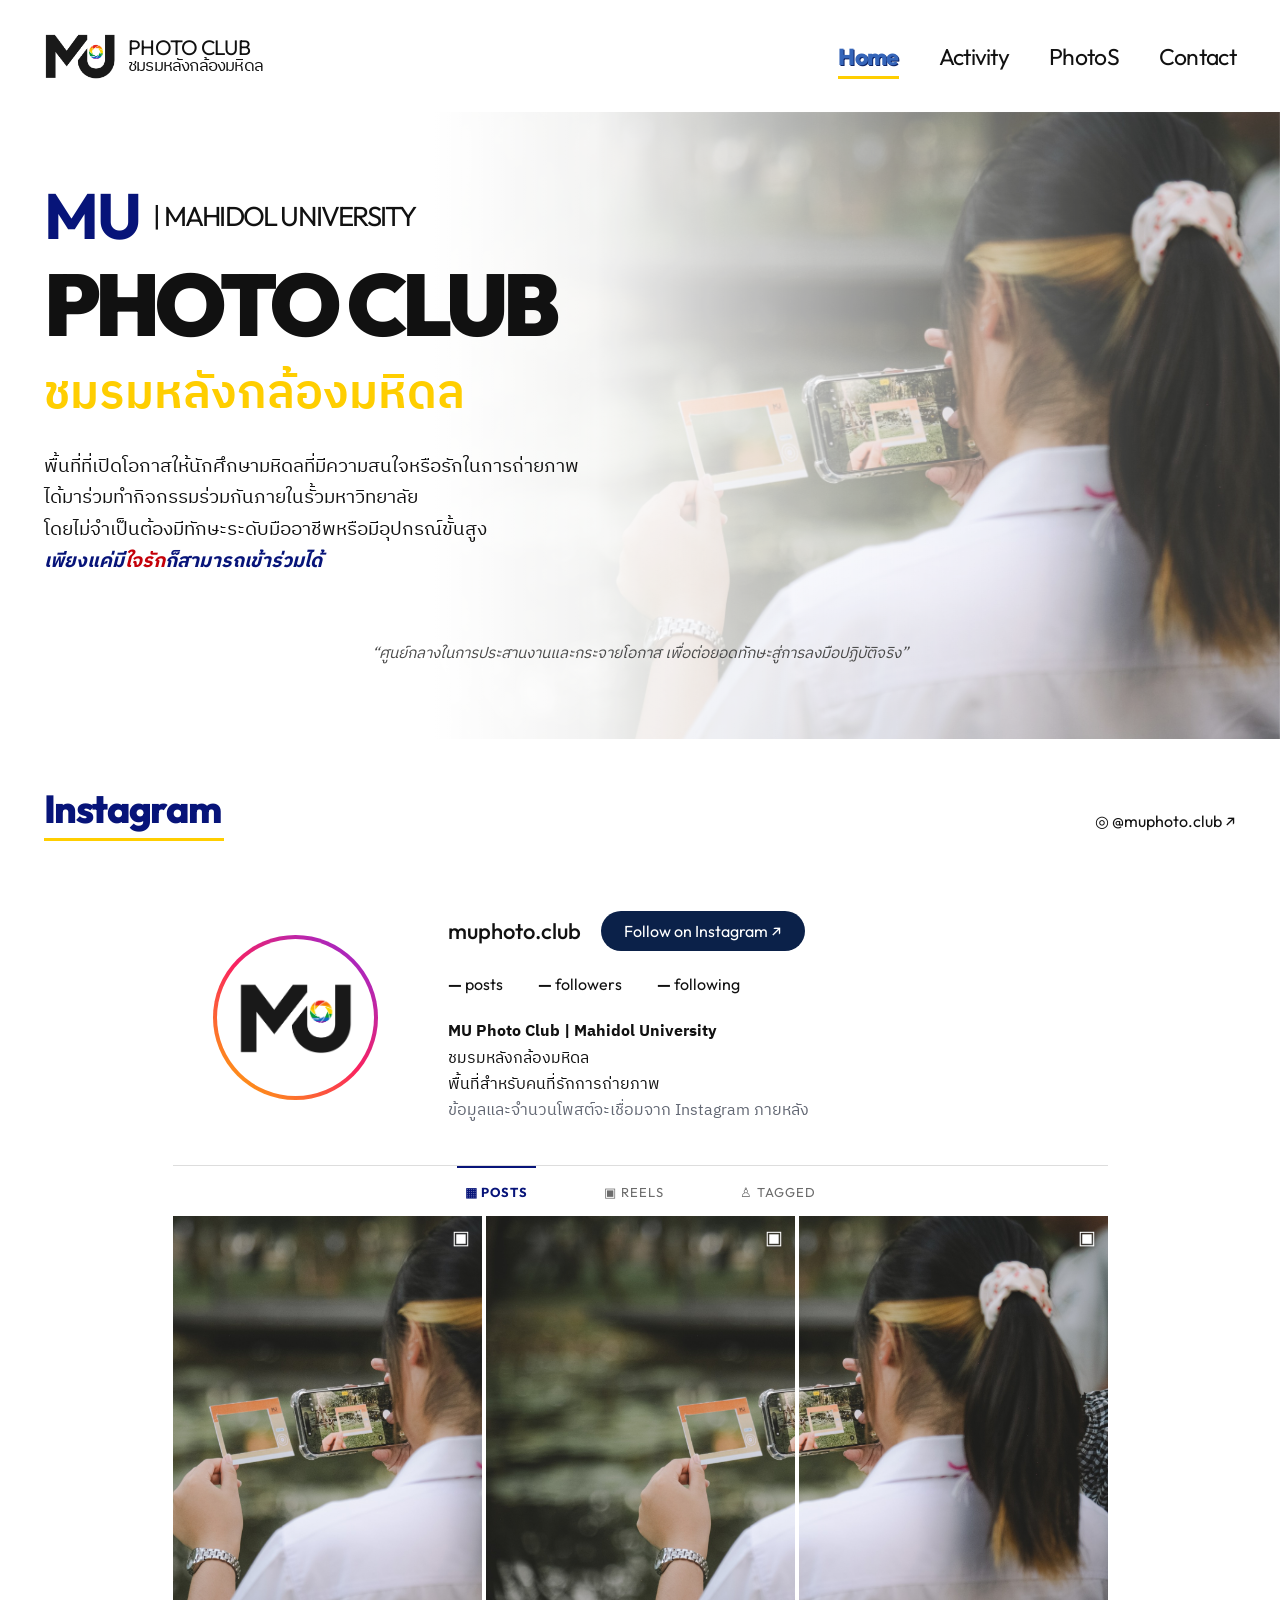
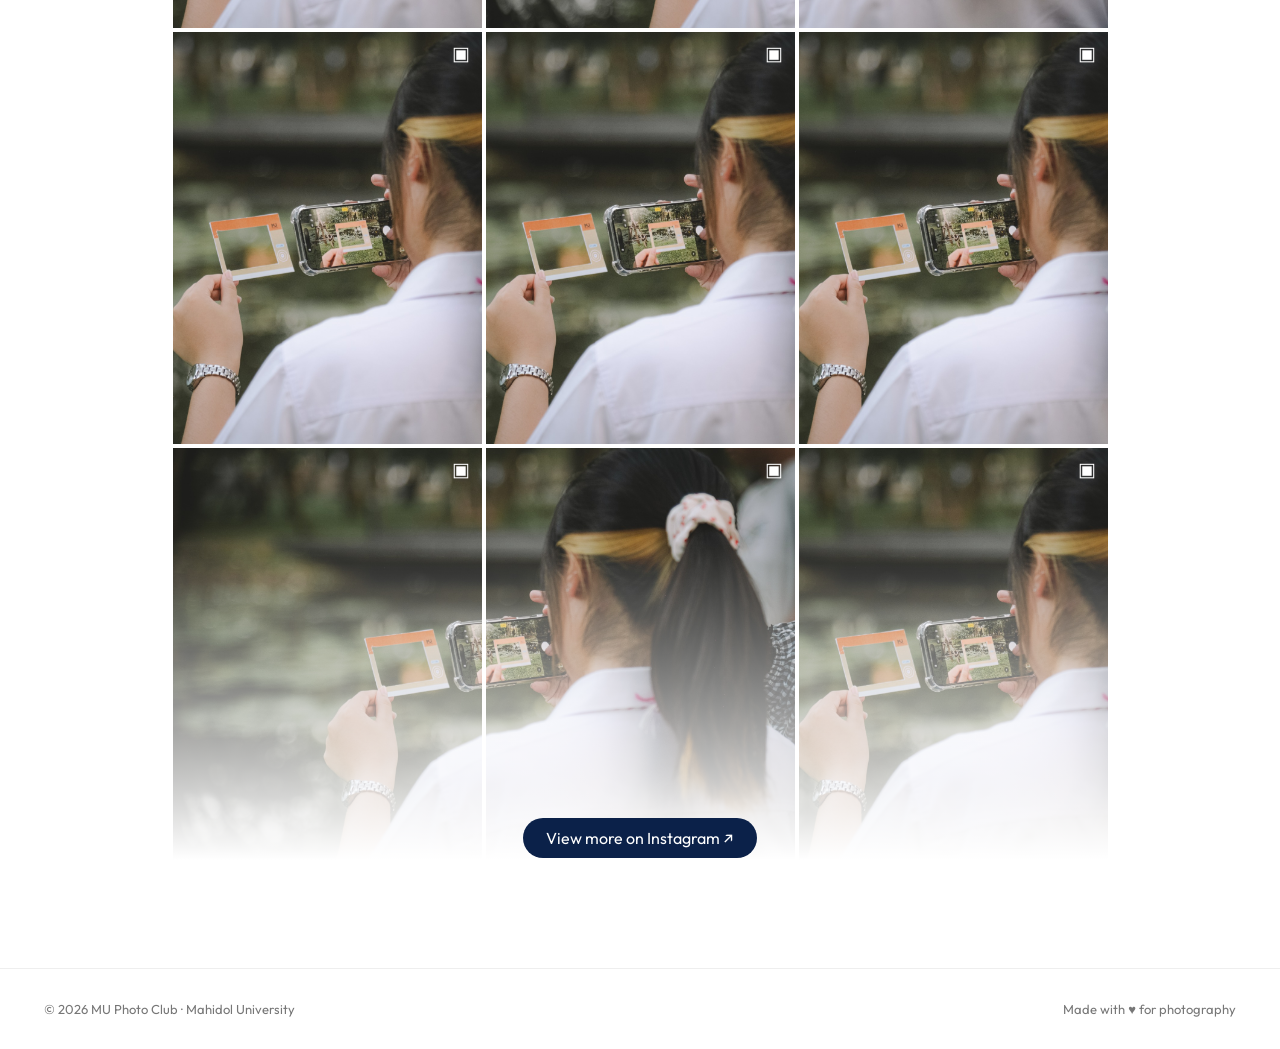
<file: index.html>
<!doctype html><html lang="th"><head><meta charset="utf-8"><meta name="viewport" content="width=device-width,initial-scale=1"><meta name="theme-color" content="#ffffff"><meta name="description" content="MU Photo Club — ชมรมหลังกล้องมหิดล"><title>Home | MU Photo Club</title><link rel="stylesheet" href="/css/style.css"></head><body data-page="home"><div id="site-header"></div><main id="app"></main><div id="site-footer"></div><script type="module" src="/js/main.js"></script></body></html>
</file>
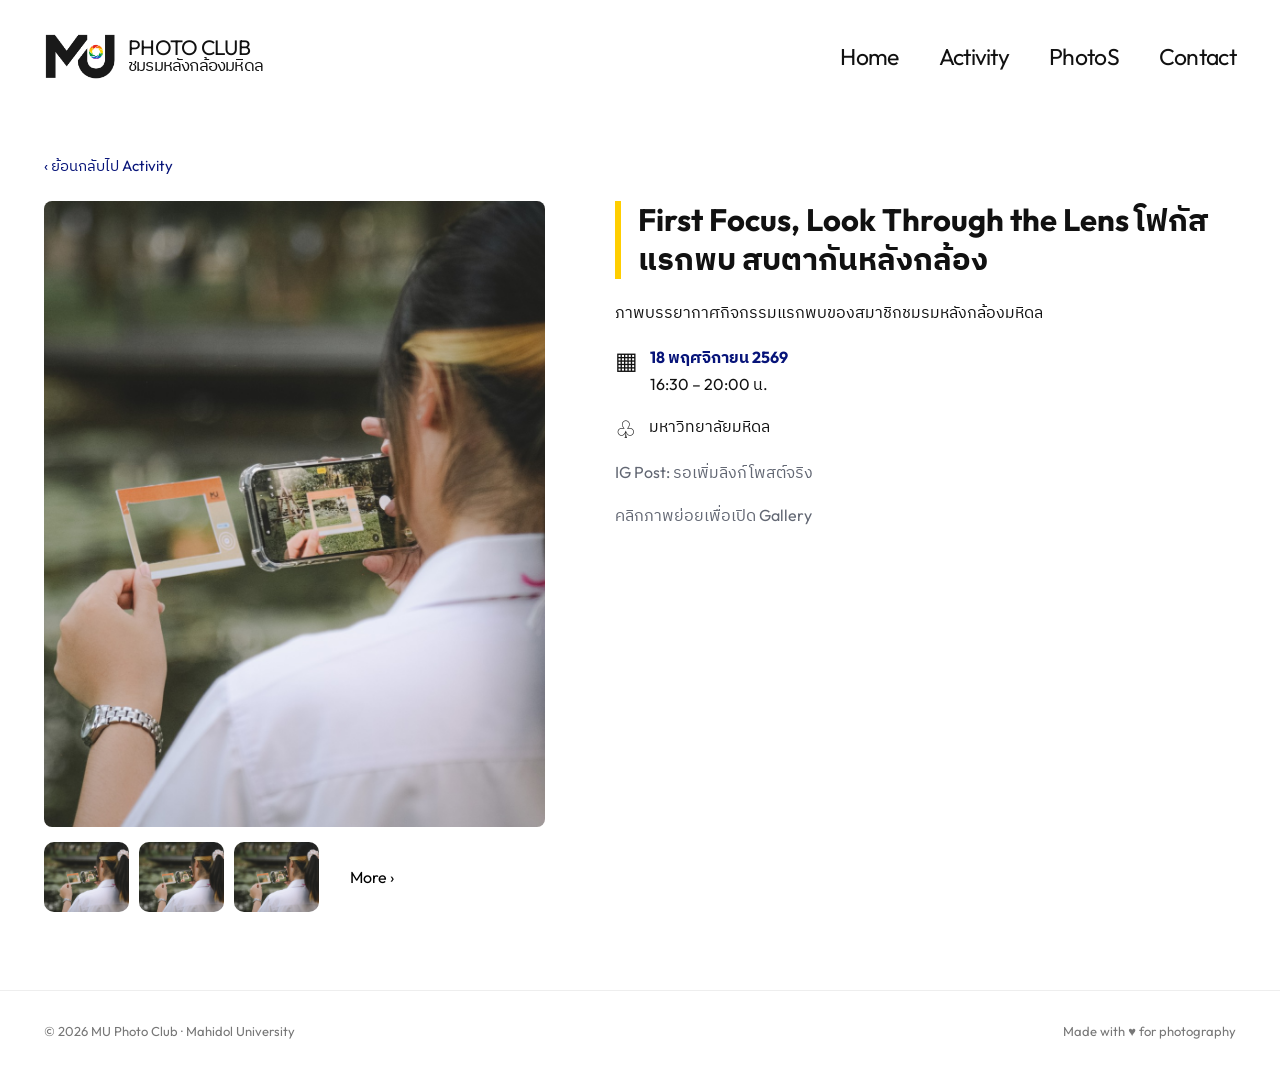
<file: activity-detail.html>
<!doctype html><html lang="th"><head><meta charset="utf-8"><meta name="viewport" content="width=device-width,initial-scale=1"><meta name="theme-color" content="#ffffff"><meta name="description" content="MU Photo Club — ชมรมหลังกล้องมหิดล"><title>Activity Detail | MU Photo Club</title><link rel="stylesheet" href="/css/style.css"></head><body data-page="activity-detail"><div id="site-header"></div><main id="app"></main><div id="site-footer"></div><script type="module" src="/js/main.js"></script></body></html>
</file>
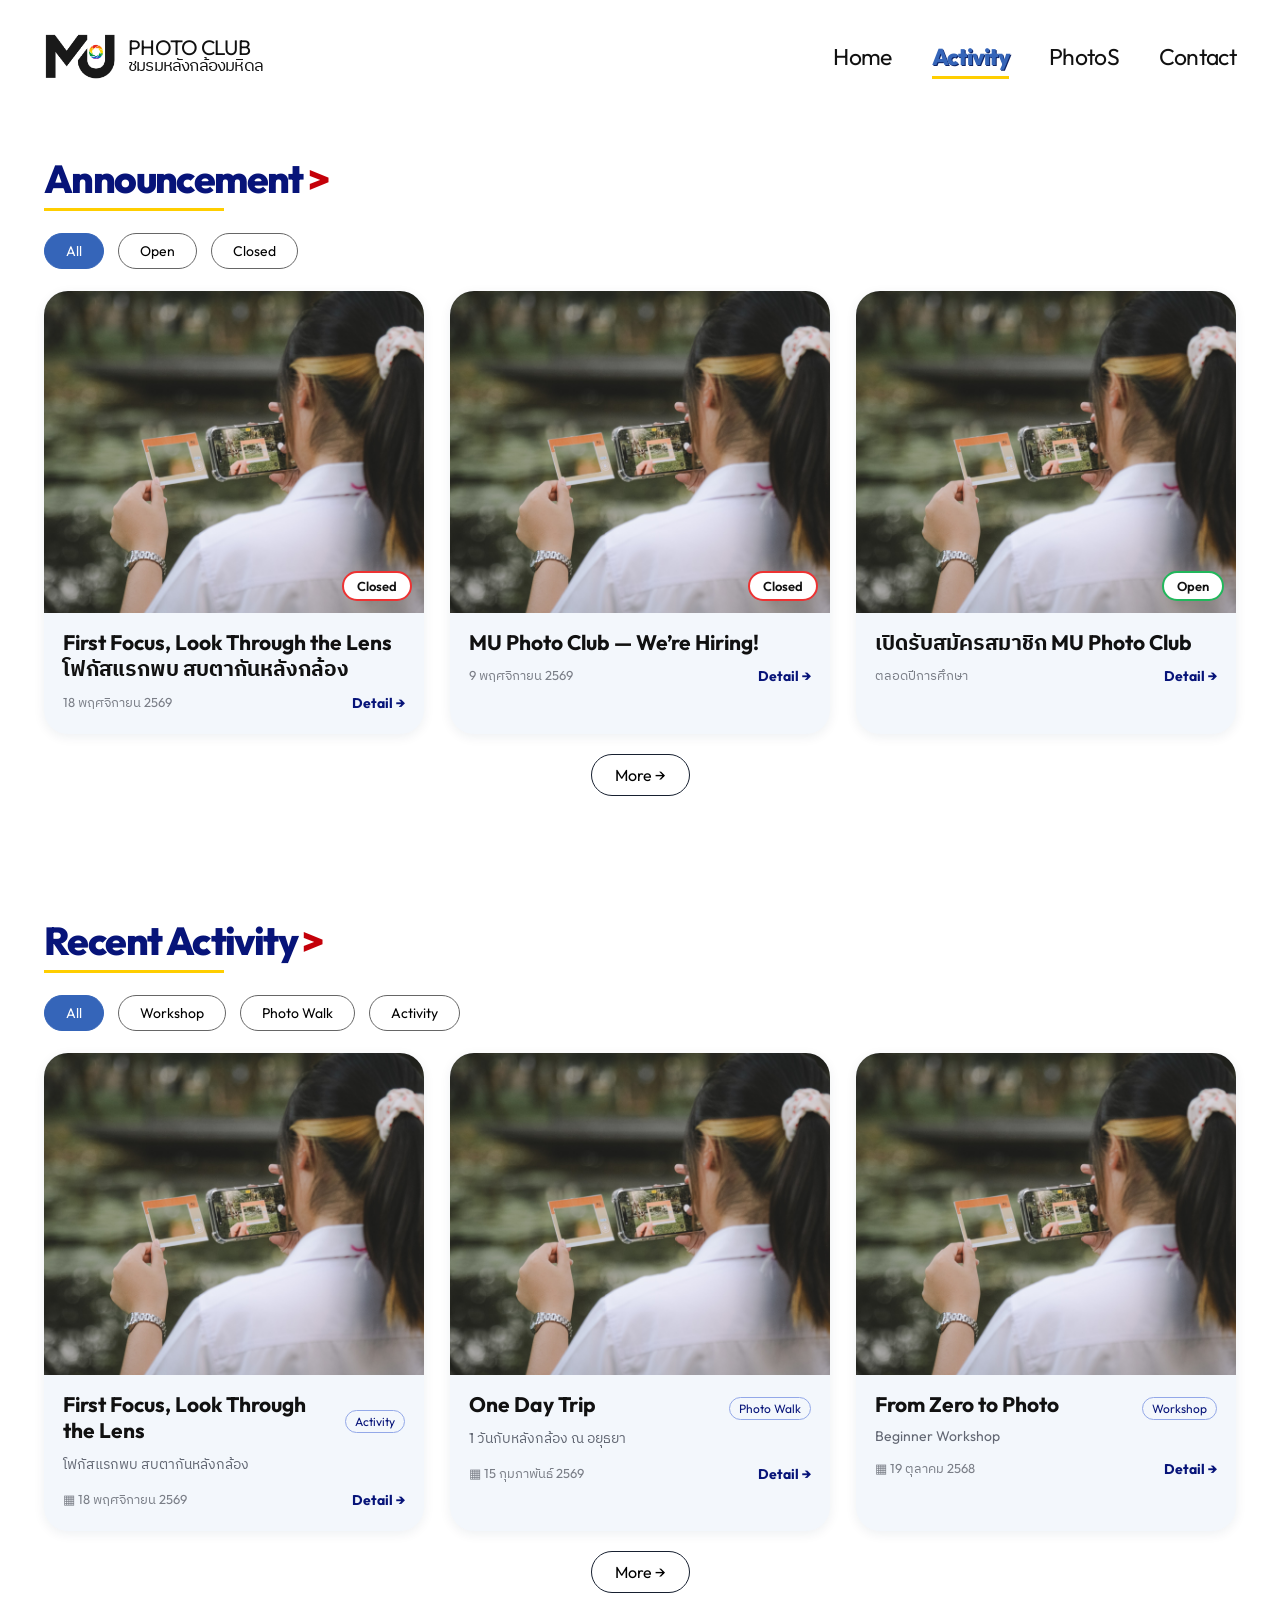
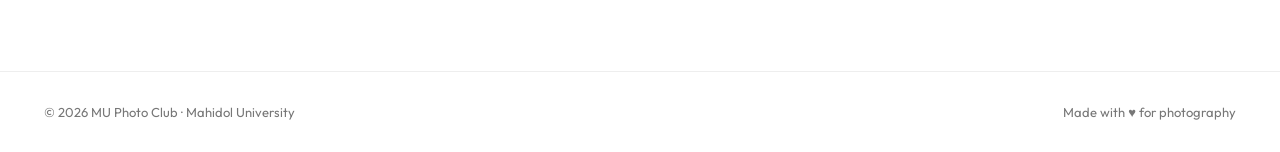
<file: activity.html>
<!doctype html><html lang="th"><head><meta charset="utf-8"><meta name="viewport" content="width=device-width,initial-scale=1"><meta name="theme-color" content="#ffffff"><meta name="description" content="MU Photo Club — ชมรมหลังกล้องมหิดล"><title>Activity | MU Photo Club</title><link rel="stylesheet" href="/css/style.css"></head><body data-page="activity"><div id="site-header"></div><main id="app"></main><div id="site-footer"></div><script type="module" src="/js/main.js"></script></body></html>
</file>
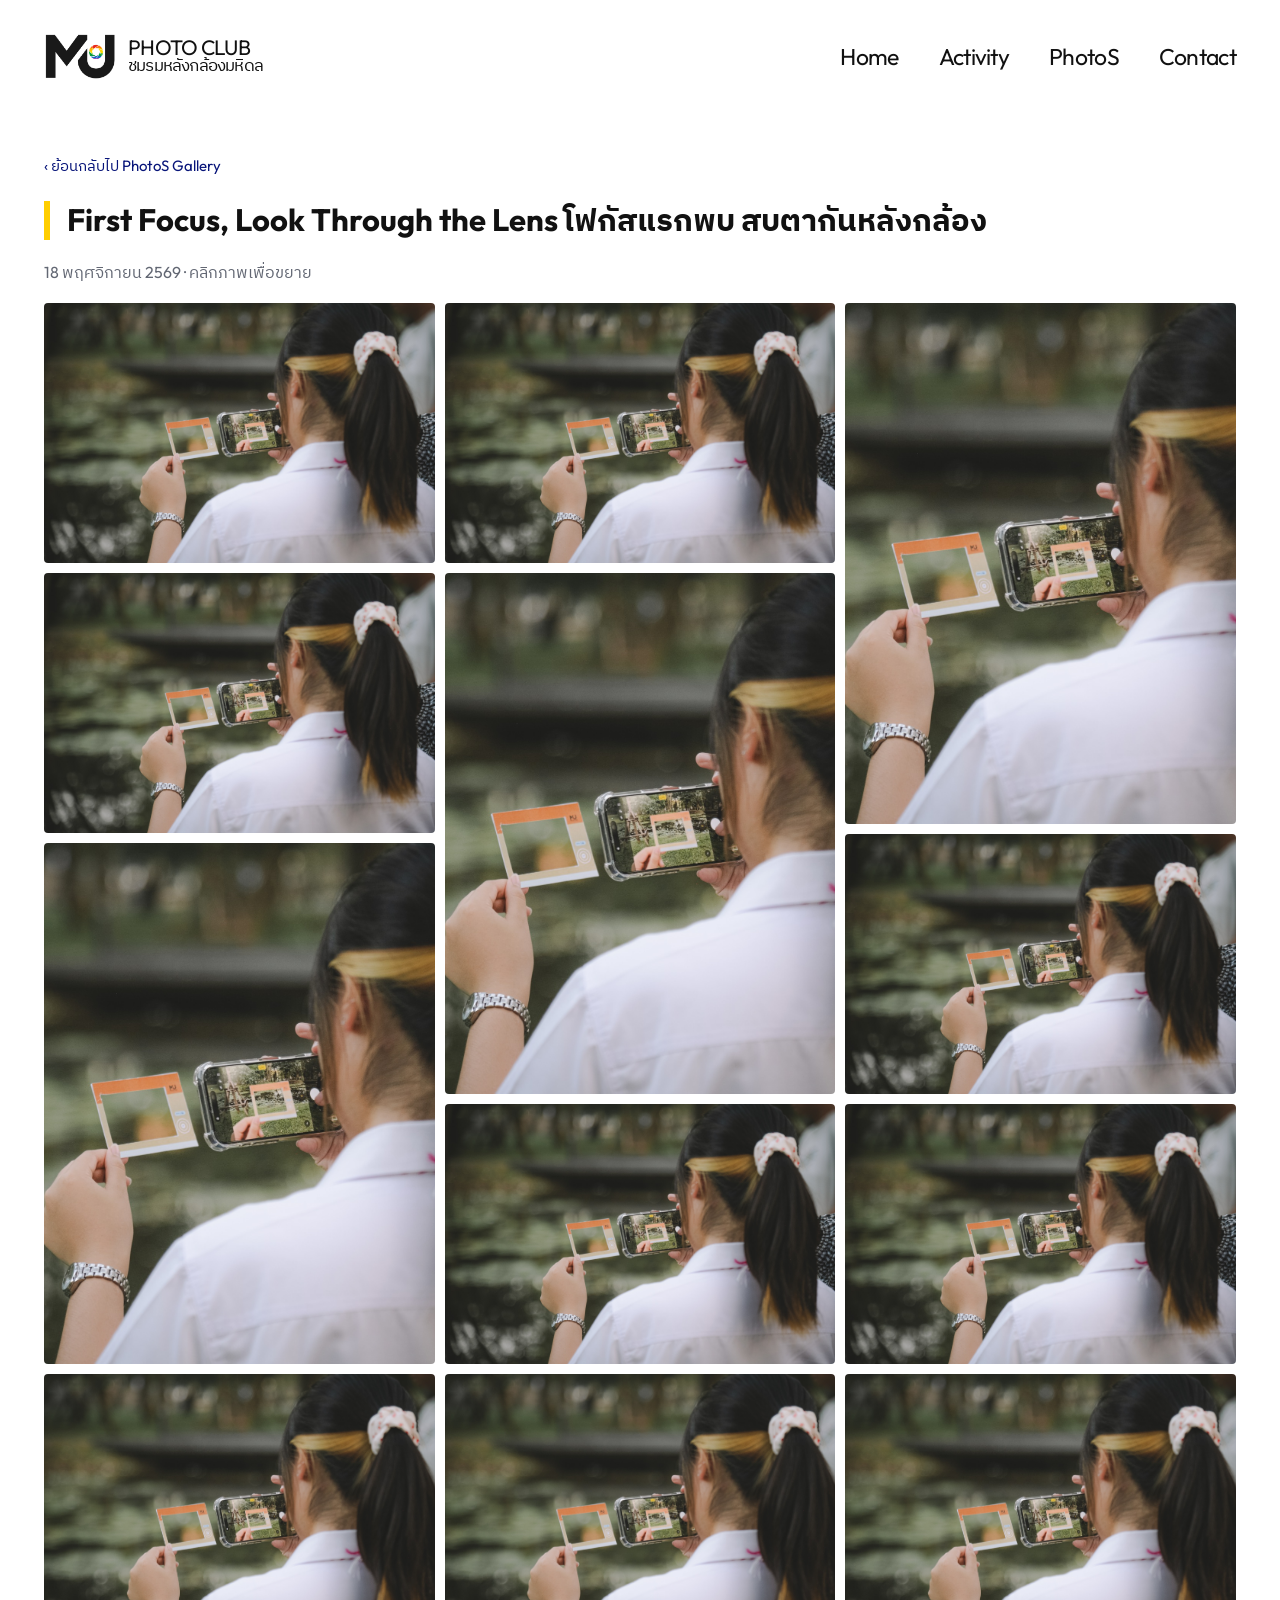
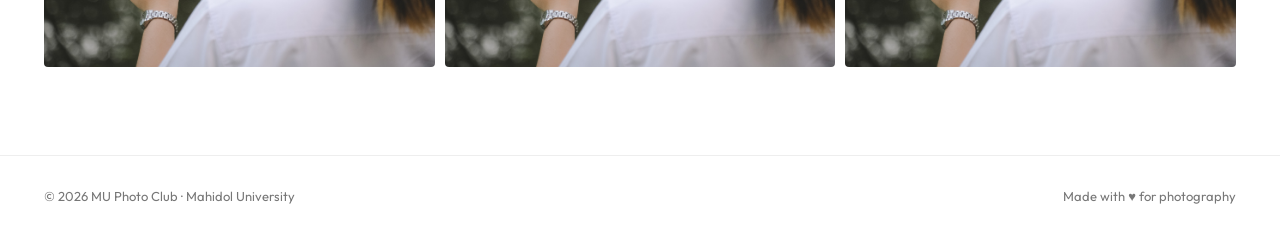
<file: album.html>
<!doctype html><html lang="th"><head><meta charset="utf-8"><meta name="viewport" content="width=device-width,initial-scale=1"><meta name="theme-color" content="#ffffff"><meta name="description" content="MU Photo Club — ชมรมหลังกล้องมหิดล"><title>PhotoS Album | MU Photo Club</title><link rel="stylesheet" href="/css/style.css"></head><body data-page="album"><div id="site-header"></div><main id="app"></main><div id="site-footer"></div><script type="module" src="/js/main.js"></script></body></html>
</file>
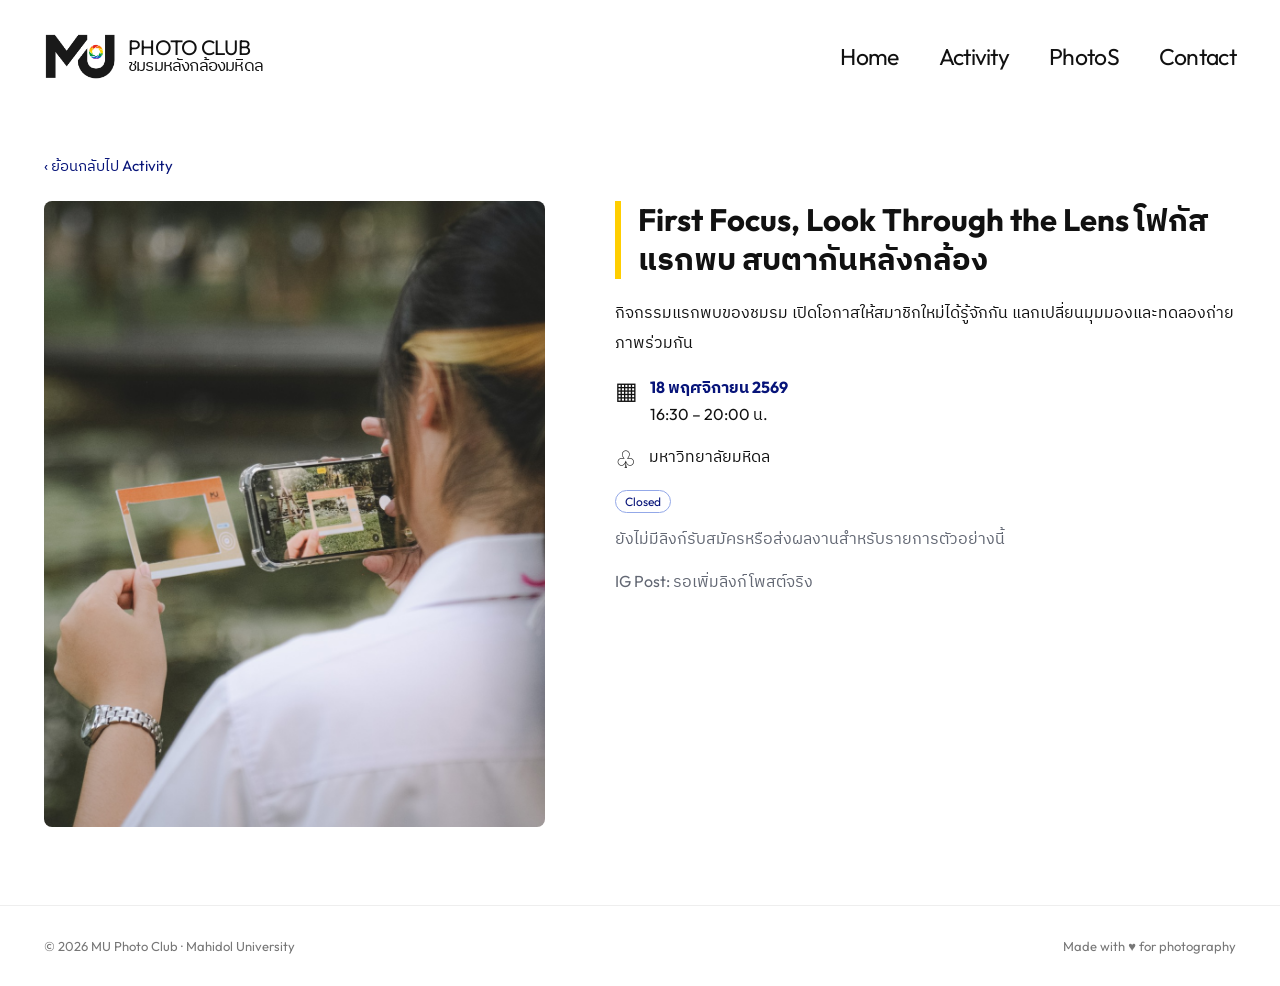
<file: announcement-detail.html>
<!doctype html><html lang="th"><head><meta charset="utf-8"><meta name="viewport" content="width=device-width,initial-scale=1"><meta name="theme-color" content="#ffffff"><meta name="description" content="MU Photo Club — ชมรมหลังกล้องมหิดล"><title>Announcement | MU Photo Club</title><link rel="stylesheet" href="/css/style.css"></head><body data-page="announcement-detail"><div id="site-header"></div><main id="app"></main><div id="site-footer"></div><script type="module" src="/js/main.js"></script></body></html>
</file>
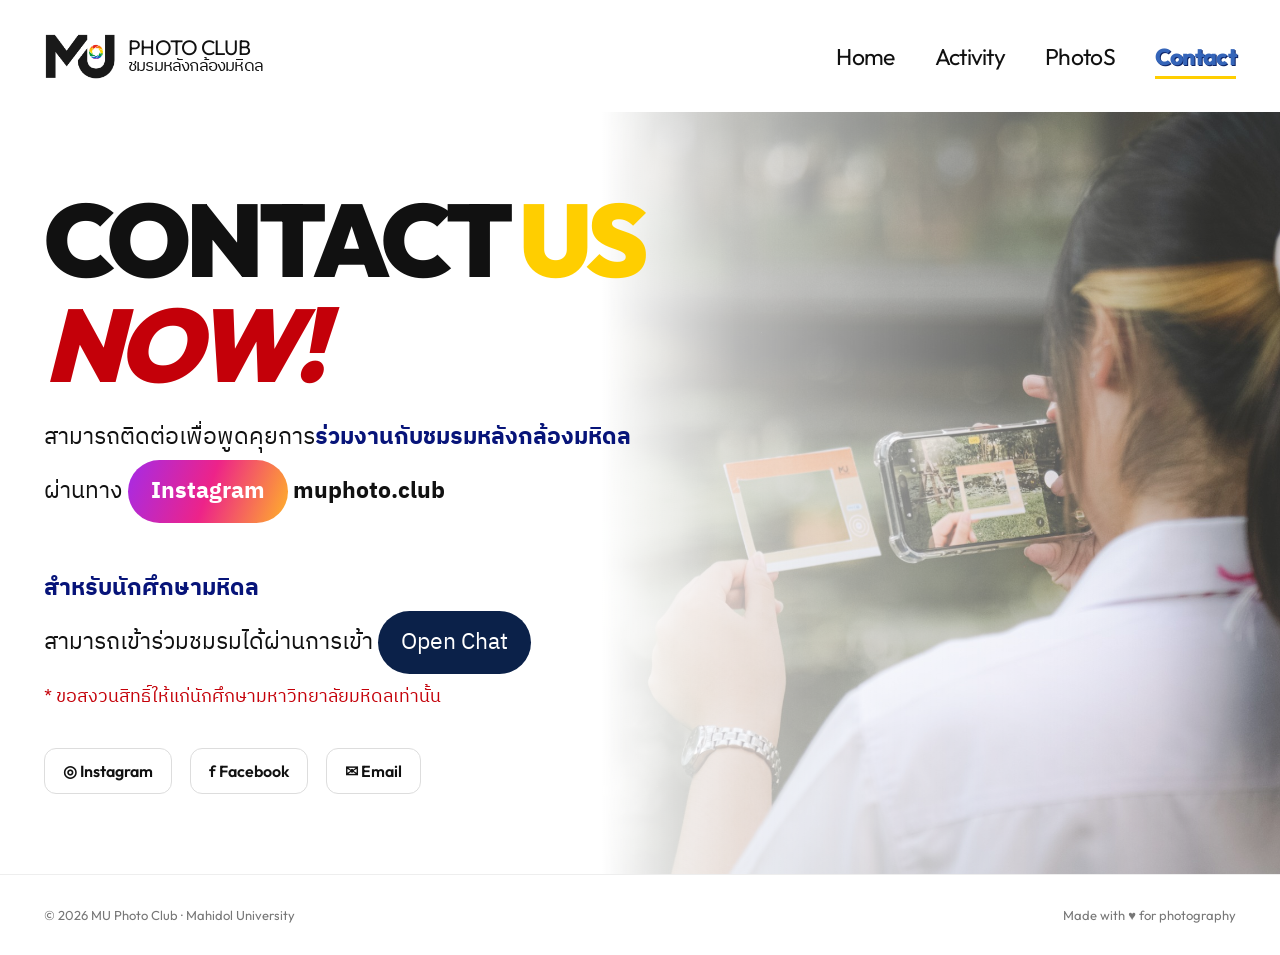
<file: contact.html>
<!doctype html><html lang="th"><head><meta charset="utf-8"><meta name="viewport" content="width=device-width,initial-scale=1"><meta name="theme-color" content="#ffffff"><meta name="description" content="MU Photo Club — ชมรมหลังกล้องมหิดล"><title>Contact | MU Photo Club</title><link rel="stylesheet" href="/css/style.css"></head><body data-page="contact"><div id="site-header"></div><main id="app"></main><div id="site-footer"></div><script type="module" src="/js/main.js"></script></body></html>
</file>
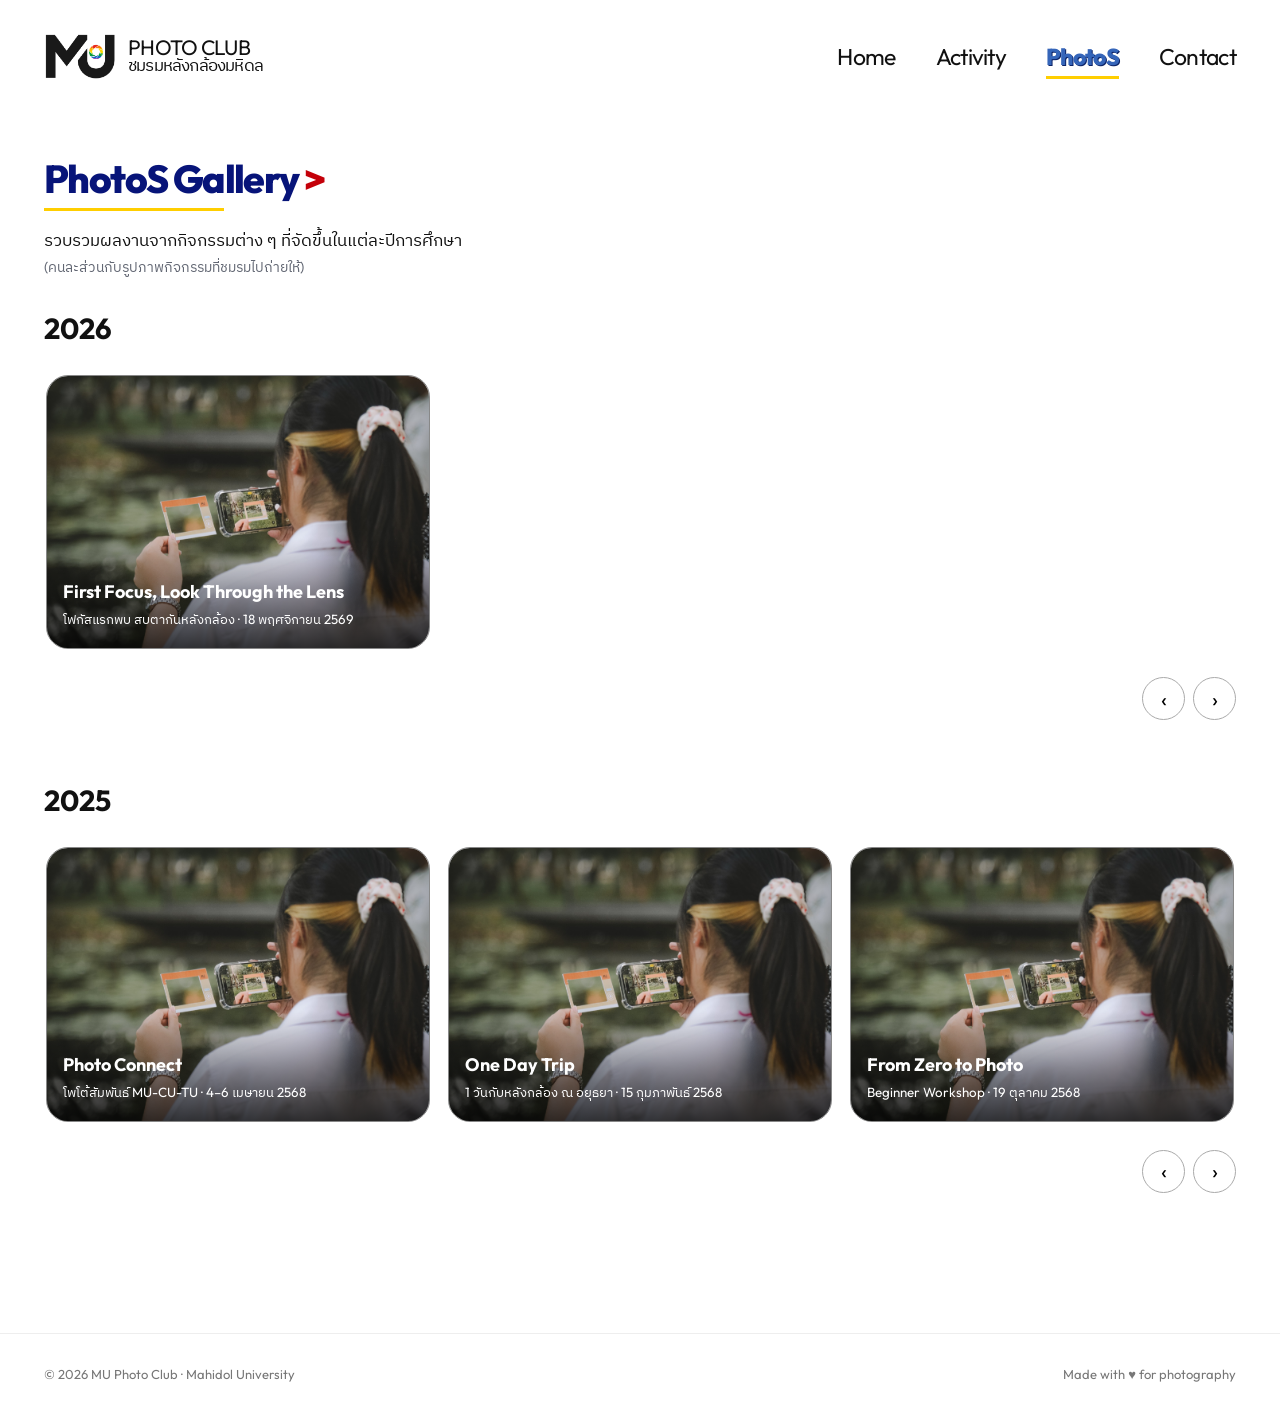
<file: photos.html>
<!doctype html><html lang="th"><head><meta charset="utf-8"><meta name="viewport" content="width=device-width,initial-scale=1"><meta name="theme-color" content="#ffffff"><meta name="description" content="MU Photo Club — ชมรมหลังกล้องมหิดล"><title>PhotoS | MU Photo Club</title><link rel="stylesheet" href="/css/style.css"></head><body data-page="photos"><div id="site-header"></div><main id="app"></main><div id="site-footer"></div><script type="module" src="/js/main.js"></script></body></html>
</file>
<file: css/style.css>
@import url('https://fonts.googleapis.com/css2?family=IBM+Plex+Sans+Thai:wght@300;400;500;600;700&family=Outfit:wght@300;400;500;600;700;800;900&display=swap');
:root{--navy:#071479;--blue:#3565b9;--yellow:#ffce00;--red:#c40009;--ink:#111;--muted:#626773;--line:#e6e9ee;--soft:#f3f7fc}*{box-sizing:border-box}html{scroll-behavior:smooth}body{margin:0;background:white;color:var(--ink);font-family:Outfit,'IBM Plex Sans Thai',sans-serif}button,a{font:inherit}a{color:inherit;text-decoration:none}button{cursor:pointer}img{display:block;max-width:100%}.container{width:min(1320px,calc(100% - 88px));margin:auto}.header{height:112px;display:flex;align-items:center;justify-content:space-between;position:relative;z-index:10}.brand{display:flex;align-items:center;gap:12px}.brand img{width:72px;height:66px;object-fit:contain}.brand-words{font-size:21px;line-height:1.02;letter-spacing:-.7px}.brand-words small{font-family:'IBM Plex Sans Thai';display:block;font-size:17px;letter-spacing:-.8px}.nav{display:flex;gap:40px;align-items:center}.nav a{font-size:23px;position:relative;letter-spacing:-.7px}.nav a.active{color:var(--blue);font-weight:800;text-shadow:1px 1px #0d2366}.nav a.active:after{content:'';position:absolute;bottom:-8px;left:0;right:0;height:3px;background:var(--yellow)}.menu-toggle{display:none;background:none;border:0;font-size:26px}.section-title{font-size:39px;letter-spacing:-1.6px;font-weight:800;color:var(--navy);margin:0 0 16px}.section-title:after{content:'';display:block;width:180px;height:3px;background:var(--yellow);margin-top:5px}.section-title .arrow{color:var(--red)}.intro{font-size:17px;margin:0 0 30px}.muted{color:var(--muted)}.section{padding:42px 0 78px}.chip-row{display:flex;gap:14px;flex-wrap:wrap;margin:22px 0}.chip{border:1px solid #666;background:#fff;padding:8px 21px;border-radius:99px;font-size:14px}.chip.active{background:var(--blue);color:white;border-color:var(--blue)}.card-grid{display:grid;grid-template-columns:repeat(3,minmax(0,1fr));gap:26px}.card{border-radius:24px;overflow:hidden;background:var(--soft);box-shadow:0 3px 12px #0a244012;transition:transform .25s,box-shadow .25s}.card:hover{transform:translateY(-5px);box-shadow:0 12px 30px #0a24401d}.card-media{aspect-ratio:1.18;overflow:hidden;position:relative;background:#d9ecf8}.card-media img{width:100%;height:100%;object-fit:cover}.card-content{padding:16px 19px 20px}.card-title{font-size:21px;font-weight:700;line-height:1.25;margin:0 0 10px}.card-meta{display:flex;justify-content:space-between;align-items:center;gap:8px}.tag{font-size:12px;color:var(--navy);border:1px solid #93a8e8;border-radius:20px;padding:3px 9px;white-space:nowrap}.date{font-size:13px;color:#7a7e87}.detail-link{color:var(--navy);font-weight:700;font-size:14px}.status{position:absolute;bottom:12px;right:12px;border:2px solid;padding:5px 13px;border-radius:99px;background:white;font-size:13px;font-weight:600}.status.open{border-color:#21b75b}.status.closed{border-color:#ed3232}.btn{border:1px solid #172030;border-radius:999px;padding:10px 23px;background:white;display:inline-flex;align-items:center;justify-content:center;gap:9px;transition:.2s}.btn:hover{background:var(--navy);color:#fff}.btn.navy{background:#0b2149;color:white;border:0}.btn.navy:hover{background:var(--blue)}.btn.gradient{background:linear-gradient(110deg,#a52be7,#ed2389,#ffb328);border:0;color:white;font-weight:700}.back{display:inline-block;color:var(--navy);font-size:15px;margin-bottom:22px}.detail-layout{display:grid;grid-template-columns:42% 1fr;gap:70px;align-items:start}.detail-image{width:100%;aspect-ratio:4/5;object-fit:cover;border-radius:8px}.detail-heading{font-size:31px;line-height:1.25;margin:0 0 20px;border-left:6px solid var(--yellow);padding-left:17px}.detail-copy{line-height:1.9;font-family:'IBM Plex Sans Thai';font-size:16px}.info-line{display:flex;gap:12px;align-items:flex-start;margin:15px 0}.info-line strong{color:var(--navy)}.info-icon{font-size:24px}.hero{min-height:670px;position:relative;display:flex;align-items:center;overflow:hidden}.hero:before{content:'';position:absolute;inset:0 0 0 37%;background-image:linear-gradient(90deg,white 0%,#ffffffd8 18%,#ffffff30 65%),url('../assets/sample.jpg');background-size:cover;background-position:center 48%;opacity:.94}.hero-inner{position:relative;z-index:1;width:100%}.hero-kicker{display:flex;align-items:center;gap:20px;font-size:36px;letter-spacing:-1.8px}.hero-kicker b{color:var(--navy);font-size:72px}.hero h1{font-size:clamp(62px,8.1vw,126px);line-height:.95;letter-spacing:-6px;margin:7px 0 10px;font-weight:900}.hero h2{font-size:clamp(30px,4vw,60px);color:var(--yellow);margin:0 0 24px;font-weight:600}.hero p{font-family:'IBM Plex Sans Thai';font-size:clamp(16px,1.7vw,23px);line-height:1.75;max-width:780px;margin:0}.hero .emphasis{color:var(--navy);font-weight:700;font-style:italic}.hero .emphasis span{color:var(--red)}.hero-quote{font-style:italic;text-align:center;margin-top:62px;color:#4a4a4a}.ig-section{padding:60px 0 110px}.ig-heading{display:flex;align-items:center;justify-content:space-between;gap:16px}.ig-wrap{width:min(935px,100%);margin:20px auto 0}.ig-profile{display:grid;grid-template-columns:220px 1fr;gap:38px;padding:28px 0 38px}.ig-avatar{width:165px;height:165px;border-radius:50%;border:4px solid transparent;background:linear-gradient(white,white) padding-box,linear-gradient(40deg,#ffb600,#fa225e,#8c28e3) border-box;display:grid;place-items:center;margin:auto}.ig-avatar img{width:115px;height:115px;object-fit:contain}.ig-user{display:flex;align-items:center;gap:20px;flex-wrap:wrap;margin-bottom:23px}.ig-user strong{font-size:22px;font-weight:500}.ig-stats{display:flex;gap:35px;margin:15px 0 25px}.ig-bio{line-height:1.65;font-family:'IBM Plex Sans Thai'}.ig-tabs{border-top:1px solid #ddd;display:flex;justify-content:center;gap:60px}.ig-tab{padding:16px 8px;border-top:2px solid transparent;font-size:13px;letter-spacing:1px;color:#6b6b6b}.ig-tab.active{border-color:var(--navy);color:var(--navy);font-weight:700}.ig-grid{display:grid;grid-template-columns:repeat(3,1fr);gap:4px;position:relative}.ig-cell{aspect-ratio:3/4;overflow:hidden;position:relative;cursor:pointer;background:#e9e9e9}.ig-cell img{width:100%;height:100%;object-fit:cover;transition:transform .3s}.ig-cell:hover img{transform:scale(1.05)}.ig-cell:after{content:'▣';position:absolute;right:12px;top:9px;color:white;text-shadow:0 1px 5px #333;font-size:19px}.ig-fade{position:relative}.ig-fade:after{content:'';position:absolute;pointer-events:none;inset:auto 0 0;height:26%;background:linear-gradient(transparent,white)}.ig-visit{text-align:center;position:relative;z-index:2;margin-top:-42px}.year-block{margin-bottom:62px}.year-label{font-size:29px;margin:0 0 24px}.album-row{display:flex;gap:18px;overflow-x:auto;scroll-snap-type:x mandatory;padding:4px 2px 20px;scrollbar-width:thin}.album{flex:0 0 calc((100% - 36px)/3);min-width:250px;scroll-snap-align:start;border:1px solid #888;border-radius:22px;overflow:hidden;position:relative;aspect-ratio:1.4;cursor:pointer}.album img{width:100%;height:100%;object-fit:cover}.album-caption{position:absolute;inset:auto 0 0;background:linear-gradient(transparent,#000b);color:#fff;padding:42px 16px 17px}.album-caption strong{font-size:18px}.album-caption small{display:block;margin-top:6px}.album-controls{display:flex;justify-content:flex-end;gap:8px;margin-top:8px}.round-arrow{border:1px solid #aaa;background:white;border-radius:50%;height:43px;width:43px;font-size:22px}.masonry{columns:3;column-gap:10px}.masonry button{display:block;border:0;background:none;padding:0;margin:0 0 10px;width:100%;cursor:zoom-in}.masonry img{width:100%;height:auto;border-radius:4px}.masonry button:nth-child(3n) img{aspect-ratio:3/4;object-fit:cover}.masonry button:nth-child(4n) img{aspect-ratio:4/3;object-fit:cover}.thumb-row{display:flex;gap:10px;margin-top:15px}.thumb-row button{width:85px;height:70px;padding:0;border:0;border-radius:10px;overflow:hidden}.thumb-row img{height:100%;width:100%;object-fit:cover}.contact-hero{min-height:640px;position:relative;overflow:hidden;padding:45px 0 80px}.contact-hero:before{content:'';position:absolute;inset:0 0 0 47%;background:linear-gradient(90deg,white 0%,#ffffffb0 20%,#ffffff12 90%),url('../assets/sample.jpg') center/cover}.contact-inner{position:relative}.contact-heading{font-size:clamp(60px,8vw,126px);line-height:1.03;letter-spacing:-5px;margin:30px 0 18px;font-weight:900}.contact-heading .yellow{color:var(--yellow)}.contact-heading .red{color:var(--red);font-style:italic}.contact-copy{font-size:23px;line-height:1.9;font-family:'IBM Plex Sans Thai'}.contact-copy strong{color:var(--navy)}.socials{display:flex;gap:18px;margin-top:30px}.socials a{border:1px solid #ddd;padding:12px 18px;border-radius:12px;font-weight:600}.socials a:hover{background:var(--soft)}.footer{border-top:1px solid #eee;padding:32px 0;color:#777;font-size:13px}.footer .container{display:flex;justify-content:space-between;gap:20px}.lightbox{position:fixed;inset:0;background:#000e;display:none;z-index:100;align-items:center;justify-content:center;padding:65px}.lightbox.open{display:flex}.lightbox img{max-width:100%;max-height:100%;object-fit:contain}.lightbox-close{position:absolute;right:30px;top:22px;color:white;background:none;border:0;font-size:35px}.lightbox-nav{position:absolute;top:50%;background:#ffffffdd;border:0;border-radius:50%;height:44px;width:44px;font-size:24px}.lightbox-nav.prev{left:16px}.lightbox-nav.next{right:16px}.reveal{animation:rise .5s both}@keyframes rise{from{opacity:0;transform:translateY(14px)}to{opacity:1;transform:none}}@media(max-width:800px){.container{width:min(100% - 36px,650px)}.header{height:80px}.brand img{width:50px;height:50px}.brand-words{font-size:15px}.brand-words small{font-size:12px}.menu-toggle{display:block}.nav{display:none;position:absolute;top:70px;left:0;right:0;background:white;box-shadow:0 12px 20px #0001;padding:20px;flex-direction:column;gap:22px}.nav.open{display:flex}.nav a{font-size:19px}.section-title{font-size:31px}.card-grid{grid-template-columns:repeat(2,minmax(0,1fr));gap:13px}.card-title{font-size:16px}.card-content{padding:12px}.detail-layout{grid-template-columns:1fr;gap:25px}.hero{min-height:610px}.hero:before{inset:0;background-image:linear-gradient(90deg,#fff 0%,#ffffffdb 65%,#ffffff6b),url('../assets/sample.jpg')}.hero-kicker{font-size:19px;gap:8px}.hero-kicker b{font-size:44px}.hero h1{font-size:clamp(53px,12vw,85px);letter-spacing:-3px}.hero h2{font-size:33px}.hero p{font-size:15px}.hero-quote{margin-top:30px}.ig-profile{grid-template-columns:110px 1fr;gap:15px}.ig-avatar{height:95px;width:95px}.ig-avatar img{height:68px;width:68px}.ig-user{gap:8px;margin-bottom:8px}.ig-user strong{font-size:16px}.ig-stats{gap:12px;font-size:12px;margin:10px 0}.ig-bio{font-size:12px}.ig-tab{font-size:12px}.ig-tabs{gap:25px}.album{flex-basis:75%}.contact-heading{letter-spacing:-3px}.contact-copy{font-size:17px}.contact-hero:before{inset:0;opacity:.35}.masonry{columns:2}}@media(max-width:480px){.card-grid{grid-template-columns:1fr}.ig-profile{grid-template-columns:85px 1fr;gap:10px}.ig-avatar{height:75px;width:75px}.ig-avatar img{height:52px;width:52px}.ig-stats{gap:9px;font-size:10px}.ig-user .btn{font-size:11px;padding:6px 10px}.ig-grid{gap:2px}.contact-heading{font-size:60px}}

/* Home layout refinements: keep typography within the design canvas. */
@media (min-width: 801px) {
  .hero { min-height: clamp(530px, 45vw, 700px); }
  .hero:before { inset: 0 0 0 43%; background-position: 50% 46%; background-image: linear-gradient(90deg,#fff 0%,#fffffff0 13%,#ffffff85 43%,#ffffff08 82%),url('../assets/sample.jpg'); }
  .hero-inner { padding-top: 32px; padding-bottom: 30px; }
  .hero-kicker { font-size: clamp(20px,2.35vw,35px); gap: 12px; white-space: nowrap; }
  .hero-kicker b { font-size: clamp(48px,5vw,75px); }
  .hero h1 { font-size: clamp(56px,6.2vw,104px); letter-spacing: -.065em; white-space: nowrap; }
  .hero h2 { font-size: clamp(30px,3.65vw,54px); margin-bottom: 18px; }
  .hero p:not(.hero-quote) { max-width: 680px; font-size: clamp(15px,1.35vw,20px); line-height: 1.65; }
  .hero-quote { max-width: 900px !important; margin: 48px auto 0 !important; font-size: clamp(14px,1.2vw,18px) !important; }
  .ig-section { padding-top: 45px; }
  .ig-wrap { width: min(935px, 100%); }
  .ig-profile { grid-template-columns: 245px minmax(0,1fr); gap: 30px; padding: 34px 0 40px; }
  .ig-cell { aspect-ratio: 3/4; }
}
@media (min-width: 801px) and (max-width: 1100px) {
  .hero p:not(.hero-quote) { max-width: 58%; }
  .hero h1 { font-size: clamp(52px,6.3vw,70px); }
  .hero-kicker { font-size: 21px; }
  .hero-kicker b { font-size: 50px; }
}
@media (max-width: 800px) {
  .hero { min-height: 580px; }
  .hero-inner { padding-top: 30px; padding-bottom: 35px; }
  .hero h1 { font-size: clamp(43px,10vw,75px); white-space: nowrap; }
  .hero h2 { font-size: clamp(25px,5vw,34px); }
  .hero p:not(.hero-quote) { max-width: 100%; }
  .hero p br { display: none; }
  .hero-quote { margin-top: 32px !important; }
  .ig-section { padding-top: 35px; }
  .ig-cell { aspect-ratio: 3/4; }
}
@media (max-width: 480px) {
  .hero { min-height: 540px; }
  .hero-kicker { font-size: 15px; }
  .hero-kicker b { font-size: 38px; }
  .hero h1 { font-size: clamp(38px,10vw,53px); letter-spacing: -.055em; }
  .ig-profile { padding: 20px 0 25px; }
  .ig-stats { flex-wrap: wrap; }
}

/* FIX 2026-11-24: Home hero alignment and proportions.
   .hero-inner previously used width:100%, overriding .container and
   pushing all hero text against the left edge. */
.hero .hero-inner {
  width: min(1320px, calc(100% - 88px));
  margin-inline: auto;
  padding-block: 34px 42px;
}
.hero { min-height: clamp(590px, 49vw, 760px); }
.hero:before {
  inset: 0 0 0 34%;
  background-image: linear-gradient(90deg,#fff 0%,#fffffff0 19%,#ffffff90 48%,#ffffff0a 85%),url('../assets/sample.jpg');
  background-position: center 48%;
}
.hero .hero-kicker { font-size: clamp(20px,2.15vw,33px); gap: 13px; }
.hero .hero-kicker b { font-size: clamp(48px,5vw,76px); }
.hero h1 { font-size: clamp(58px,6.8vw,106px); letter-spacing: -.055em; }
.hero h2 { font-size: clamp(30px,3.65vw,56px); }
.hero p:not(.hero-quote) { max-width: min(760px, 65%); font-size: clamp(16px,1.5vw,22px); }
.hero .hero-quote { max-width: 1020px !important; margin: 64px auto 0 !important; text-align: center; }
@media (min-width: 801px) and (max-width: 1100px) {
  .hero .hero-inner { width: calc(100% - 72px); }
  .hero h1 { font-size: clamp(56px,6.5vw,78px); }
  .hero p:not(.hero-quote) { max-width: 63%; }
}
@media (max-width: 800px) {
  .hero .hero-inner { width: min(100% - 36px,650px); padding-block: 30px 38px; }
  .hero { min-height: 590px; }
  .hero:before { inset: 0; background-image: linear-gradient(90deg,#fff 0%,#ffffffeb 55%,#ffffff8a 100%),url('../assets/sample.jpg'); }
  .hero p:not(.hero-quote) { max-width: 100%; }
  .hero .hero-quote { margin-top: 32px !important; }
}
@media (max-width: 480px) {
  .hero { min-height: 560px; }
  .hero .hero-inner { width: calc(100% - 36px); }
  .hero h1 { font-size: clamp(38px,10vw,53px); }
}
</file>
